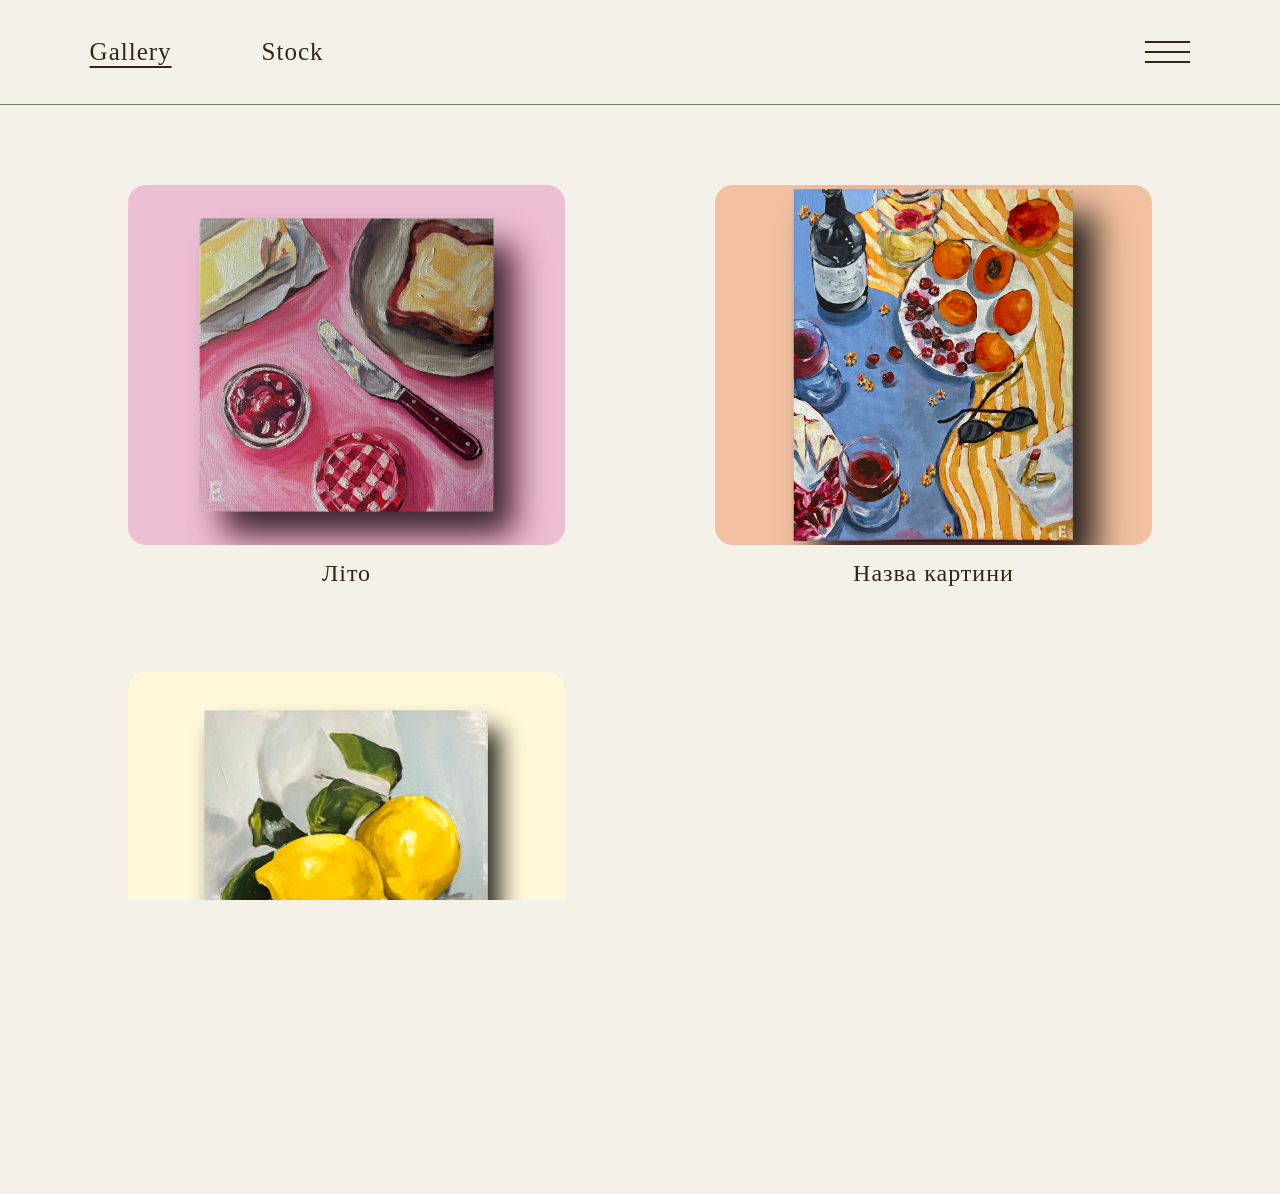
<file: index.html>
<!doctype html>
<html lang="uk">
  <head>
    <meta charset="UTF-8" />
    <meta name="viewport" content="width=device-width, initial-scale=1.0" />

    <title>Art Gallery</title>

    <link rel="stylesheet" href="style.css" />
  </head>

  <body>
    <!-- ВЕРХНЄ МЕНЮ -->
    <header class="header">
      <nav class="navigation">
        <a href="index.html" class="active">Gallery</a>
        <a href="#">Stock</a>
      </nav>

      <div class="menu-button">
        <span></span>
        <span></span>
        <span></span>
      </div>
    </header>

    <!-- ГАЛЕРЕЯ -->
    <main class="gallery">
      <a href="art1.html" class="art-card">
        <img src="images/art1.JPG" alt="Літо" />
        <p>Літо</p>
      </a>

      <a href="art2.html" class="art-card">
        <img src="images/art2.PNG" alt="Картина" />
        <p>Назва картини</p>
      </a>

      <a href="art3.html" class="art-card">
        <img src="images/art3.PNG" alt="Картина" />
        <p>Назва картини</p>
      </a>

      <!-- Потім сюди додамо наступні картини -->
    </main>
  </body>
</html>
</file>
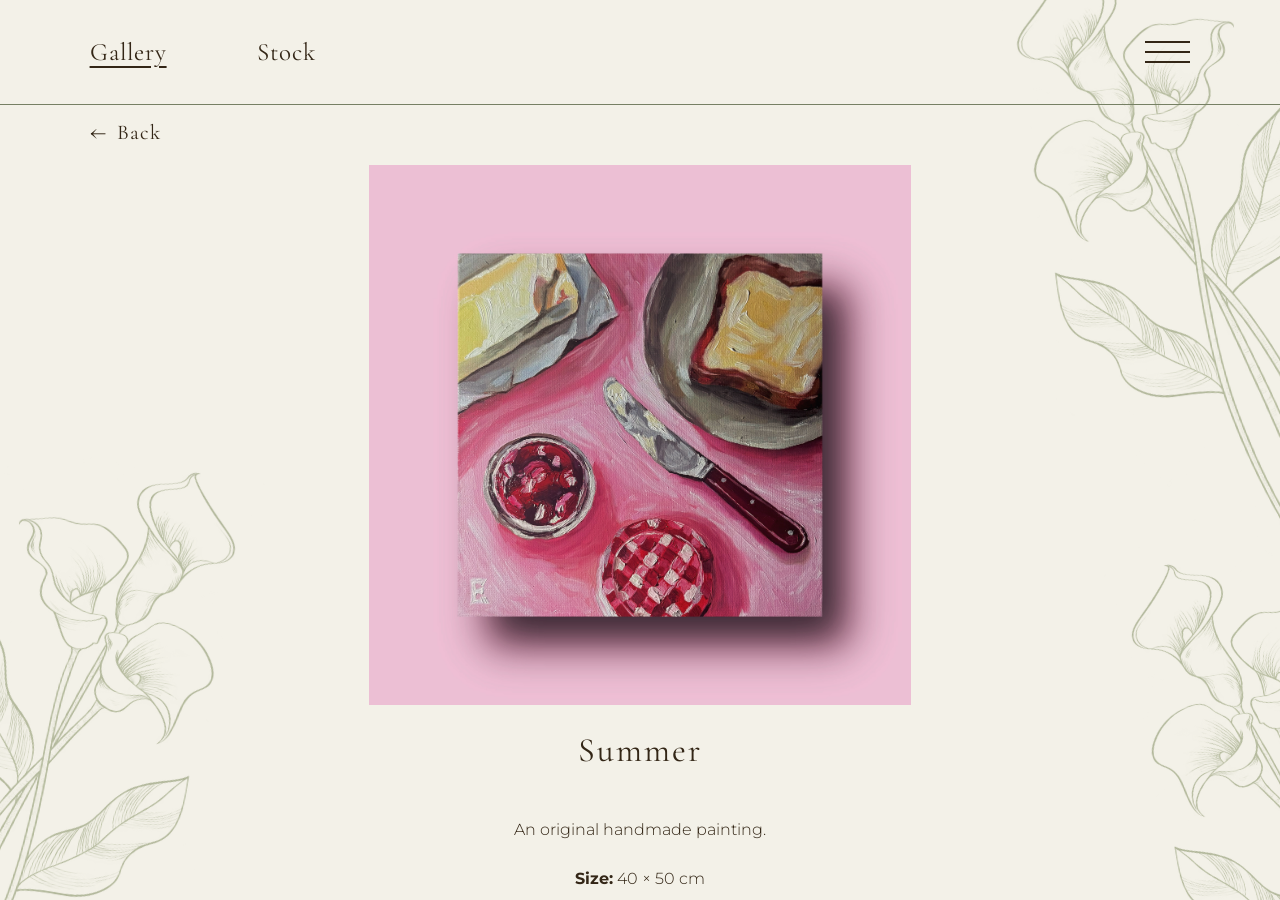
<file: art1.html>
<!doctype html>
<html lang="uk">
  <head>
    <meta charset="UTF-8" />

    <meta name="viewport" content="width=device-width, initial-scale=1.0" />

    <title>Art Gallery</title>

    <link rel="preconnect" href="https://fonts.googleapis.com" />

    <link rel="preconnect" href="https://fonts.gstatic.com" crossorigin />

    <link
      href="https://fonts.googleapis.com/css2?family=Cormorant+Garamond:wght@300;400;500&family=Montserrat:wght@300;400&display=swap"
      rel="stylesheet"
    />

    <link rel="stylesheet" href="style.css" />
  </head>

  <body>
    <!-- КВІТИ НА ФОНІ -->
    <div class="background-flowers">
      <img src="images/flowers.png" class="flower flower-top-right" alt="" />
      <img src="images/flowers.png" class="flower flower-middle-right" alt="" />
      <img src="images/flowers.png" class="flower flower-bottom-left" alt="" />
    </div>
    <!-- ВЕРХНЄ МЕНЮ -->

    <header class="header">
      <nav class="navigation">
        <a href="index.html" class="active" data-lang="gallery">Gallery</a>
        <a href="stock.html" data-lang="stock">Stock</a>
      </nav>

      <!-- БОКОВЕ МЕНЮ -->

      <div class="menu">
        <input type="checkbox" id="menu-toggle" />

        <label for="menu-toggle" class="menu-button">
          <span></span>
          <span></span>
          <span></span>
        </label>

        <div class="side-menu">
          <label for="menu-toggle" class="close-menu"> × </label>

          <p class="menu-title">Author</p>

          <p class="menu-text">Instagram:</p>

          <a href="#" class="instagram"> @your.instagram </a>

          <p class="language-title">Change language</p>

          <div class="languages">
            <button type="button" onclick="changeLanguage('ua')">UA</button>

            <button type="button" onclick="changeLanguage('en')">US</button>
          </div>
        </div>
      </div>
    </header>

    <!-- КНОПКА НАЗАД -->
    <a href="index.html" class="back-button">
      <span>←</span>
      <span data-lang="back">Back</span>
    </a>

    <!-- СТОРІНКА КАРТИНИ -->

    <main class="painting-page">
      <div class="painting-container">
        <img src="images/art1.JPG" alt="Літо" class="painting-image" />

        <h1 class="painting-title" data-lang="art1-title">Літо</h1>

        <div class="painting-description">
          <p data-lang="art1-description">
            Авторська картина, виконана вручну. Робота передає атмосферу теплого
            літнього вечора та спокою.
          </p>

          <p>
            <b data-lang="size">Розмір:</b>
            40 × 50 <span data-lang="cm">cm</span>
          </p>

          <p>
            <b data-lang="materials">Матеріали:</b>
            <span data-lang="art1-materials">полотно, олійні фарби</span>
          </p>

          <p>
            <b data-lang="price">Ціна:</b>
            1200 <span data-lang="currency">UAH</span>
          </p>
        </div>

        <p>
          <b data-lang="year">Рік:</b>
          2026
        </p>
      </div>
    </main>
    <script src="language.js"></script>
  </body>
</html>
</file>
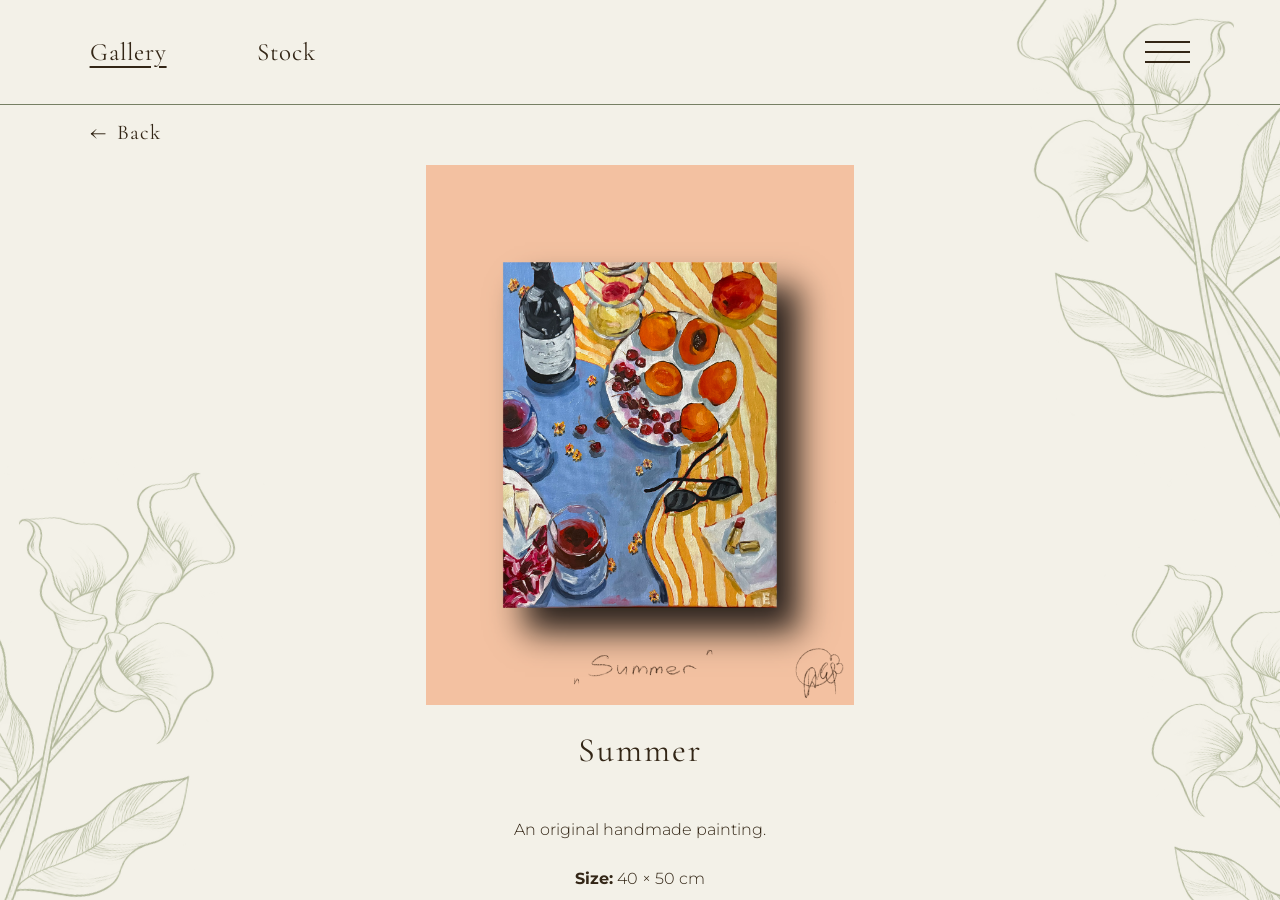
<file: art2.html>
<!doctype html>
<html lang="uk">
  <head>
    <meta charset="UTF-8" />

    <meta name="viewport" content="width=device-width, initial-scale=1.0" />

    <title>Art Gallery</title>

    <link rel="preconnect" href="https://fonts.googleapis.com" />

    <link rel="preconnect" href="https://fonts.gstatic.com" crossorigin />

    <link
      href="https://fonts.googleapis.com/css2?family=Cormorant+Garamond:wght@300;400;500&family=Montserrat:wght@300;400&display=swap"
      rel="stylesheet"
    />

    <link rel="stylesheet" href="style.css" />
  </head>

  <body>
    <!-- КВІТИ НА ФОНІ -->
    <div class="background-flowers">
      <img src="images/flowers.png" class="flower flower-top-right" alt="" />
      <img src="images/flowers.png" class="flower flower-middle-right" alt="" />
      <img src="images/flowers.png" class="flower flower-bottom-left" alt="" />
    </div>
    <!-- ВЕРХНЄ МЕНЮ -->

    <header class="header">
      <nav class="navigation">
        <a href="index.html" class="active" data-lang="gallery">Gallery</a>
        <a href="stock.html" data-lang="stock">Stock</a>
      </nav>

      <!-- БОКОВЕ МЕНЮ -->

      <div class="menu">
        <input type="checkbox" id="menu-toggle" />

        <label for="menu-toggle" class="menu-button">
          <span></span>
          <span></span>
          <span></span>
        </label>

        <div class="side-menu">
          <label for="menu-toggle" class="close-menu"> × </label>

          <p class="menu-title" data-lang="author">Author</p>

          <p class="menu-text" data-lang="instagram">Instagram:</p>

          <a href="#" class="instagram"> @your.instagram </a>

          <p class="language-title" data-lang="language">Change language</p>

          <div class="languages">
            <button type="button" onclick="changeLanguage('ua')">UA</button>

            <button type="button" onclick="changeLanguage('en')">US</button>
          </div>
        </div>
      </div>
    </header>

    <!-- КНОПКА НАЗАД -->
    <a href="index.html" class="back-button">
      <span>←</span>
      <span data-lang="back">Back</span>
    </a>

    <!-- СТОРІНКА КАРТИНИ -->

    <main class="painting-page">
      <div class="painting-container">
        <img src="images/art2.PNG" alt="Літо" class="painting-image" />

        <h1 class="painting-title" data-lang="art2-title">Літо</h1>

        <div class="painting-description">
          <p data-lang="art2-description">
            Авторська картина, виконана вручну. Робота передає атмосферу теплого
            літнього вечора та спокою.
          </p>

          <p>
            <b data-lang="size">Розмір:</b>
            40 × 50 <span data-lang="cm">cm</span>
          </p>

          <p>
            <b data-lang="materials">Матеріали:</b>
            <span data-lang="art1-materials">полотно, олійні фарби</span>
          </p>

          <p>
            <b data-lang="price">Ціна:</b>
            1200 <span data-lang="currency">UAH</span>
          </p>
        </div>

        <p>
          <b data-lang="year">Рік:</b>
          2026
        </p>
      </div>
    </main>
    <script src="language.js"></script>
  </body>
</html>
</file>
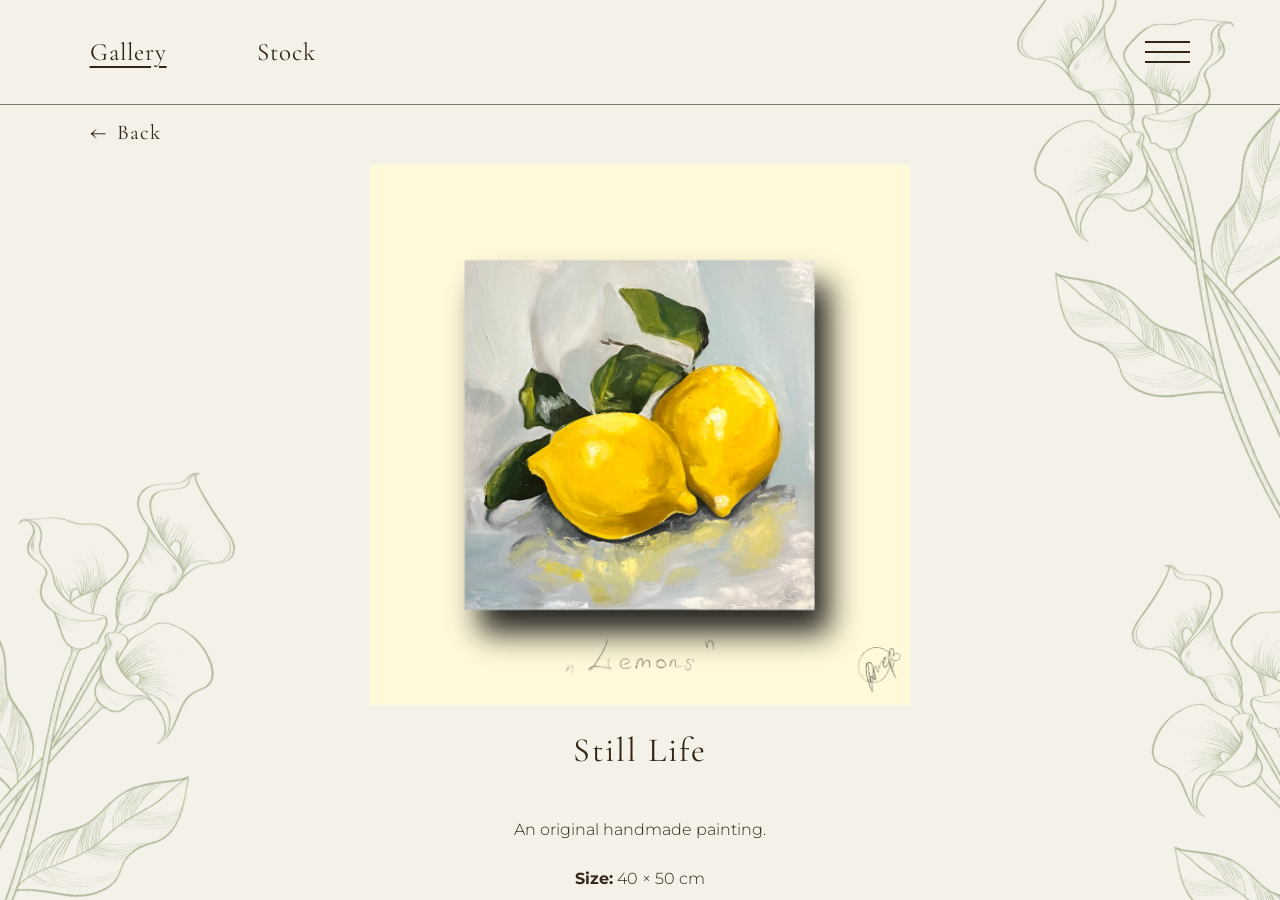
<file: art3.html>
<!doctype html>
<html lang="uk">
  <head>
    <meta charset="UTF-8" />

    <meta name="viewport" content="width=device-width, initial-scale=1.0" />

    <title>Art Gallery</title>

    <link rel="preconnect" href="https://fonts.googleapis.com" />

    <link rel="preconnect" href="https://fonts.gstatic.com" crossorigin />

    <link
      href="https://fonts.googleapis.com/css2?family=Cormorant+Garamond:wght@300;400;500&family=Montserrat:wght@300;400&display=swap"
      rel="stylesheet"
    />

    <link rel="stylesheet" href="style.css" />
  </head>

  <body>
    <!-- КВІТИ НА ФОНІ -->
    <div class="background-flowers">
      <img src="images/flowers.png" class="flower flower-top-right" alt="" />
      <img src="images/flowers.png" class="flower flower-middle-right" alt="" />
      <img src="images/flowers.png" class="flower flower-bottom-left" alt="" />
    </div>
    <!-- ВЕРХНЄ МЕНЮ -->

    <header class="header">
      <nav class="navigation">
        <a href="index.html" class="active" data-lang="gallery">Gallery</a>
        <a href="stock.html" data-lang="stock">Stock</a>
      </nav>

      <!-- БОКОВЕ МЕНЮ -->

      <div class="menu">
        <input type="checkbox" id="menu-toggle" />

        <label for="menu-toggle" class="menu-button">
          <span></span>
          <span></span>
          <span></span>
        </label>

        <div class="side-menu">
          <label for="menu-toggle" class="close-menu"> × </label>

          <p class="menu-title" data-lang="author">Author</p>

          <p class="menu-text" data-lang="instagram">Instagram:</p>

          <a href="#" class="instagram"> @your.instagram </a>

          <p class="language-title" data-lang="language">Change language</p>

          <div class="languages">
            <button type="button" onclick="changeLanguage('ua')">UA</button>

            <button type="button" onclick="changeLanguage('en')">US</button>
          </div>
        </div>
      </div>
    </header>

    <!-- КНОПКА НАЗАД -->
    <a href="index.html" class="back-button">
      <span>←</span>
      <span data-lang="back">Back</span>
    </a>

    <!-- СТОРІНКА КАРТИНИ -->

    <main class="painting-page">
      <div class="painting-container">
        <img src="images/art3.PNG" alt="Літо" class="painting-image" />

        <h1 class="painting-title" data-lang="art3-title">Літо</h1>

        <div class="painting-description">
          <p data-lang="art3-description">
            Авторська картина, виконана вручну. Робота передає атмосферу теплого
            літнього вечора та спокою.
          </p>

          <p>
            <b data-lang="size">Розмір:</b>
            40 × 50 <span data-lang="cm">cm</span>
          </p>

          <p>
            <b data-lang="materials">Матеріали:</b>
            <span data-lang="art1-materials">полотно, олійні фарби</span>
          </p>

          <p>
            <b data-lang="price">Ціна:</b>
            1200 <span data-lang="currency">UAH</span>
          </p>
        </div>

        <p>
          <b data-lang="year">Рік:</b>
          2026
        </p>
      </div>
    </main>
    <script src="language.js"></script>
  </body>
</html>
</file>
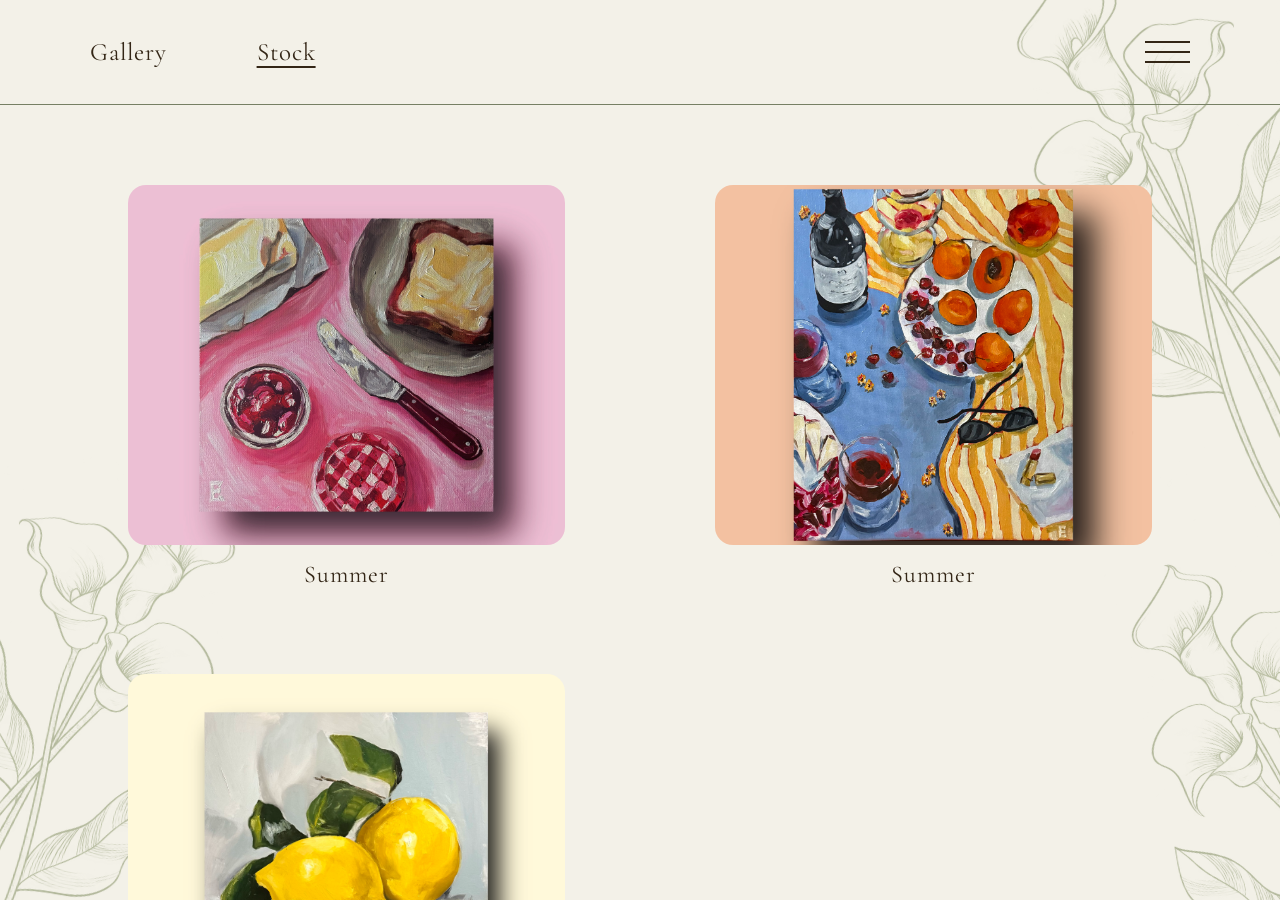
<file: stock.html>
<!doctype html>
<html lang="uk">
  <head>
    <meta charset="UTF-8" />

    <meta name="viewport" content="width=device-width, initial-scale=1.0" />

    <title>Art Gallery</title>

    <!-- ШРИФТИ -->

    <link rel="preconnect" href="https://fonts.googleapis.com" />

    <link rel="preconnect" href="https://fonts.gstatic.com" crossorigin />

    <link
      href="https://fonts.googleapis.com/css2?family=Cormorant+Garamond:wght@300;400;500&family=Montserrat:wght@300;400&display=swap"
      rel="stylesheet"
    />

    <!-- CSS -->

    <link rel="stylesheet" href="style.css" />
  </head>

  <body>
    <!-- ===================================== -->
    <!--        НЕРУХОМІ КВІТИ НА ФОНІ        -->
    <!-- ===================================== -->

    <div class="background-flowers">
      <!-- СПРАВА ЗВЕРХУ -->

      <img src="images/flowers.png" class="flower flower-top-right" alt="" />

      <!-- СПРАВА ЗНИЗУ -->

      <img src="images/flowers.png" class="flower flower-middle-right" alt="" />

      <!-- ЗЛІВА ЗНИЗУ -->

      <img src="images/flowers.png" class="flower flower-bottom-left" alt="" />
    </div>

    <!-- ===================================== -->
    <!--              ШАПКА САЙТУ             -->
    <!-- ===================================== -->

    <header class="header">
      <!-- ОСНОВНЕ МЕНЮ -->

      <nav class="navigation">
        <a href="index.html" data-lang="gallery"> Gallery </a>

        <a href="stock.html" class="active" data-lang="stock"> Stock </a>
      </nav>

      <!-- ================================= -->
      <!--           МЕНЮ ☰                 -->
      <!-- ================================= -->

      <div class="menu">
        <!-- прихований перемикач -->

        <input type="checkbox" id="menu-toggle" />

        <!-- кнопка ☰ -->

        <label for="menu-toggle" class="menu-button">
          <span></span>
          <span></span>
          <span></span>
        </label>

        <!-- БОКОВЕ МЕНЮ -->

        <div class="side-menu">
          <!-- закрити -->

          <label for="menu-toggle" class="close-menu"> × </label>

          <!-- автор -->

          <p class="menu-title" data-lang="author">Author</p>

          <!-- Instagram -->

          <p class="menu-text" data-lang="instagram">Instagram:</p>

          <a href="#" class="instagram"> @ovr.crime </a>

          <!-- мова -->

          <p class="language-title" data-lang="language">Change language</p>

          <div class="languages">
            <button type="button" onclick="changeLanguage('ua')">UA</button>

            <button type="button" onclick="changeLanguage('en')">US</button>
          </div>
        </div>
      </div>
    </header>

    <!-- ===================================== -->
    <!--      ПРОКРУЧУЄТЬСЯ ТІЛЬКИ ГАЛЕРЕЯ    -->
    <!-- ===================================== -->

    <main class="gallery-scroll">
      <div class="gallery">
        <!-- ===== КАРТИНА 1 ===== -->

        <a href="art1.html" class="art-card">
          <img src="images/art1.JPG" alt="Літо" />

          <p data-lang="art1-title">Summer</p>
        </a>

        <!-- ===== КАРТИНА 2 ===== -->

        <a href="art2.html" class="art-card">
          <img src="images/art2.PNG" alt="Назва картини" />

          <p data-lang="art1-title">Summer</p>
        </a>

        <!-- ===== КАРТИНА 3 ===== -->

        <a href="art3.html" class="art-card">
          <img src="images/art3.PNG" alt="Назва картини" />

          <p data-lang="art3-title">Still Life</p>
        </a>

        <!-- =================================
                 НАСТУПНІ КАРТИНИ БУДЕМО
                 ДОДАВАТИ СЮДИ
                 ================================= -->
      </div>
    </main>
    <script src="language.js"></script>
  </body>
</html>
</file>
<file: style.css>
/* ========================================= */
/*              ОСНОВНІ НАЛАШТУВАННЯ        */
/* ========================================= */

* {
  box-sizing: border-box;
}

html,
body {
  margin: 0;

  width: 100%;
  height: 100%;

  overflow: hidden;
}

body {
  background-color: #f3f1e8;

  color: #332616;

  font-family: "Montserrat", sans-serif;
  font-weight: 300;

  position: relative;
}

/* ========================================= */
/*              КВІТИ НА ФОНІ               */
/* ========================================= */

.background-flowers {
  position: fixed;

  top: 0;
  left: 0;

  width: 100%;
  height: 100%;

  overflow: hidden;

  pointer-events: none;

  z-index: 1;
}

.flower {
  position: absolute;

  display: block;

  opacity: 0.48;
}

/* Квітка справа зверху */

.flower-top-right {
  width: 430px;

  top: -70px;
  right: -115px;

  transform: rotate(-8deg);
}

/* Квітка справа знизу */

.flower-middle-right {
  width: 400px;

  right: -210px;
  bottom: -220px;

  transform: rotate(-10deg);
}

/* Квітка зліва знизу */

.flower-bottom-left {
  width: 430px;

  left: -150px;
  bottom: -170px;

  transform: scaleX(-1) rotate(-10deg);
}

/* ========================================= */
/*                  ШАПКА                   */
/* ========================================= */

.header {
  width: 100%;
  height: 105px;

  display: flex;

  align-items: center;
  justify-content: space-between;

  padding: 0 7%;

  border-bottom: 1px solid #768064;

  position: relative;

  /*
       Прозорий фон потрібен для того,
       щоб квіти було видно в області меню.
    */

  background-color: transparent;

  z-index: 100;
}

/* ========================================= */
/*              GALLERY / STOCK             */
/* ========================================= */

.navigation {
  display: flex;

  align-items: center;

  gap: 90px;
}

.navigation a {
  color: #332616;

  text-decoration: none;

  font-family: "Cormorant Garamond", serif;

  font-size: 25px;
  font-weight: 400;

  letter-spacing: 1px;

  transition: opacity 0.2s ease;
}

.navigation a:hover {
  opacity: 0.6;
}

/* Підкреслення активної сторінки */

.navigation .active {
  text-decoration: underline;

  text-underline-offset: 6px;
}

/* ========================================= */
/*                 КНОПКА ☰                 */
/* ========================================= */

.menu {
  position: relative;

  z-index: 10000;
}

/* checkbox нам не потрібно бачити */

#menu-toggle {
  display: none;
}

/* три лінії */

.menu-button {
  width: 45px;

  display: flex;

  flex-direction: column;

  gap: 8px;

  cursor: pointer;

  position: relative;

  z-index: 10001;
}

.menu-button span {
  display: block;

  width: 100%;
  height: 2px;

  background-color: #332616;
}

/* ========================================= */
/*              БОКОВЕ МЕНЮ                 */
/* ========================================= */

.side-menu {
  position: fixed;

  top: 0;

  /*
       Поки меню закрите —
       воно знаходиться за екраном.
    */

  right: -360px;

  width: 300px;
  height: 100vh;

  padding: 100px 35px 40px;

  /*
       Напівпрозорий оливковий фон.
    */

  background-color: rgba(84, 81, 54, 0.78);

  /*
       Те, що знаходиться за меню,
       трохи розмивається.
    */

  backdrop-filter: blur(4px);
  -webkit-backdrop-filter: blur(4px);

  color: #f5f1e8;

  text-align: center;

  /*
       Найвищий шар сайту.
    */

  z-index: 99999;

  transition: right 0.4s ease;

  overflow-y: auto;
}

/* ВІДКРИТЕ МЕНЮ */

#menu-toggle:checked ~ .side-menu {
  right: 0;
}

/* ========================================= */
/*             ХРЕСТИК ×                    */
/* ========================================= */

.close-menu {
  position: absolute;

  top: 25px;
  right: 30px;

  font-family: "Montserrat", sans-serif;

  font-size: 35px;
  font-weight: 200;

  color: #ffffff;

  cursor: pointer;
}

/* ========================================= */
/*                AUTHOR                    */
/* ========================================= */

.menu-title {
  margin: 0 0 35px;

  font-family: "Cormorant Garamond", serif;

  font-size: 34px;
  font-weight: 400;

  letter-spacing: 1px;
}

/* Instagram */

.menu-text {
  margin: 0 0 8px;

  font-family: "Montserrat", sans-serif;

  font-size: 15px;
  font-weight: 300;
}

.instagram {
  color: #ffffff;

  text-decoration: none;

  font-family: "Cormorant Garamond", serif;

  font-size: 23px;
  font-weight: 400;
}

.instagram:hover {
  text-decoration: underline;
}

/* ========================================= */
/*                 МОВА                     */
/* ========================================= */

.language-title {
  margin-top: 55px;
  margin-bottom: 15px;

  font-family: "Cormorant Garamond", serif;

  font-size: 24px;
  font-weight: 400;
}

.languages {
  display: flex;

  align-items: center;
  justify-content: center;

  gap: 20px;
}

.languages button {
  border: none;
  background: none;

  padding: 0;

  color: #ffffff;

  font-family: "Montserrat", sans-serif;
  font-size: 20px;
  font-weight: 300;

  cursor: pointer;

  transition:
    transform 0.2s ease,
    opacity 0.2s ease;
}

.languages button:hover {
  transform: scale(1.12);
  opacity: 0.7;
}

.languages a:hover {
  transform: scale(1.12);
}

/* ========================================= */
/*        ОБЛАСТЬ ПРОКРУТКИ ГАЛЕРЕЇ         */
/* ========================================= */

.gallery-scroll {
  position: relative;

  /*
       Висота екрана мінус висота шапки.
    */

  height: calc(100vh - 105px);

  overflow-y: auto;
  overflow-x: hidden;

  z-index: 2;

  /*
       Плавна прокрутка.
    */

  scroll-behavior: smooth;

  /*
       Firefox — ховаємо scrollbar.
    */

  scrollbar-width: none;
}

/* Chrome / Edge / Safari */

.gallery-scroll::-webkit-scrollbar {
  display: none;
}

/* ========================================= */
/*                  ГАЛЕРЕЯ                 */
/* ========================================= */

.gallery {
  width: 80%;

  max-width: 1050px;

  margin: 0 auto;

  padding: 80px 0 120px;

  display: grid;

  grid-template-columns: repeat(2, minmax(0, 1fr));

  column-gap: 150px;
  row-gap: 85px;

  position: relative;

  z-index: 2;
}

/* ========================================= */
/*               КАРТКА КАРТИНИ             */
/* ========================================= */

.art-card {
  display: block;

  min-width: 0;

  color: #332616;

  text-decoration: none;

  text-align: center;

  position: relative;
}

/* Фото */

.art-card img {
  display: block;

  width: 100%;
  height: 360px;

  object-fit: cover;

  border-radius: 18px;

  transition:
    transform 0.3s ease,
    opacity 0.3s ease;
}

/* Наведення */

.art-card:hover img {
  transform: scale(1.015);
}

/* Назва картини */

.art-card p {
  margin: 15px 0 0;

  font-family: "Cormorant Garamond", serif;

  font-size: 24px;
  font-weight: 400;

  letter-spacing: 1px;
}

/* ========================================= */
/*          СТОРІНКА ОКРЕМОЇ КАРТИНИ        */
/* ========================================= */

.painting-page {
  position: relative;

  height: calc(100vh - 105px);

  overflow-y: auto;
  overflow-x: hidden;

  padding: 70px 20px 120px;

  z-index: 2;

  scrollbar-width: none;
}

.painting-page::-webkit-scrollbar {
  display: none;
}

/* Центральний блок */

.painting-container {
  position: relative;

  width: 70%;
  max-width: 800px;

  margin: 0 auto;

  text-align: center;

  z-index: 2;
}

/* Велике фото */

.painting-image {
  display: block;

  width: 100%;
  max-height: 70vh;

  object-fit: contain;

  margin: 0 auto;

  border-radius: 18px;
}

/* Назва */

.painting-title {
  margin: 25px 0 40px;

  font-family: "Cormorant Garamond", serif;

  font-size: 34px;
  font-weight: 400;

  letter-spacing: 2px;
}

/* Опис */

.painting-description {
  width: 80%;

  max-width: 600px;

  margin: 0 auto;

  font-family: "Montserrat", sans-serif;

  font-size: 16px;
  font-weight: 300;

  line-height: 1.8;
}

.painting-description p {
  margin: 17px 0;
}

/* Рік */

.painting-year {
  margin-top: 55px;

  font-family: "Cormorant Garamond", serif;

  font-size: 25px;
  font-weight: 400;

  letter-spacing: 2px;
}

/* =========================================
   ОДНАКОВИЙ ВИГЛЯД УСІХ СТОРІНОК КАРТИН
========================================= */

.painting-page {
  height: calc(100vh - 105px);

  overflow-y: auto;
  overflow-x: hidden;

  padding: 60px 20px 100px;

  position: relative;
  z-index: 2;

  scrollbar-width: none;
}

.painting-page::-webkit-scrollbar {
  display: none;
}

.painting-container {
  width: 100%;
  max-width: 800px;

  margin: 0 auto;

  text-align: center;
}

/* САМА КАРТИНА */

.painting-image {
  display: block;

  width: auto;
  max-width: 650px;

  height: auto;
  max-height: 540px;

  margin: 0 auto;

  object-fit: contain;

  border-radius: 0;
}

/* НАЗВА */

.painting-title {
  margin: 25px 0 45px;

  font-family: "Cormorant Garamond", serif;

  font-size: 34px;
  font-weight: 400;

  letter-spacing: 2px;
}

/* ОПИС */

.painting-description {
  width: 100%;
  max-width: 650px;

  margin: 0 auto;

  font-family: "Montserrat", sans-serif;

  font-size: 16px;
  font-weight: 300;

  line-height: 1.8;

  text-align: center;
}

.painting-description p {
  margin: 20px 0;
}

/* РІК */

.painting-year {
  margin-top: 50px;

  font-family: "Cormorant Garamond", serif;

  font-size: 23px;
  font-weight: 400;

  letter-spacing: 2px;
} /* =========================================
   ОДНАКОВИЙ ВИГЛЯД УСІХ СТОРІНОК КАРТИН
========================================= */

.painting-page {
  height: calc(100vh - 105px);

  overflow-y: auto;
  overflow-x: hidden;

  padding: 60px 20px 100px;

  position: relative;
  z-index: 2;

  scrollbar-width: none;
}

.painting-page::-webkit-scrollbar {
  display: none;
}

.painting-container {
  width: 100%;
  max-width: 800px;

  margin: 0 auto;

  text-align: center;
}

/* САМА КАРТИНА */

.painting-image {
  display: block;

  width: auto;
  max-width: 650px;

  height: auto;
  max-height: 540px;

  margin: 0 auto;

  object-fit: contain;

  border-radius: 0;
}

/* НАЗВА */

.painting-title {
  margin: 25px 0 45px;

  font-family: "Cormorant Garamond", serif;

  font-size: 34px;
  font-weight: 400;

  letter-spacing: 2px;
}

/* ОПИС */

.painting-description {
  width: 100%;
  max-width: 650px;

  margin: 0 auto;

  font-family: "Montserrat", sans-serif;

  font-size: 16px;
  font-weight: 300;

  line-height: 1.8;

  text-align: center;
}

.painting-description p {
  margin: 20px 0;
}

/* РІК */

.painting-year {
  margin-top: 50px;

  font-family: "Cormorant Garamond", serif;

  font-size: 23px;
  font-weight: 400;

  letter-spacing: 2px;
}

/* Кнопка Back */
.back-button {
  position: fixed;
  top: 120px;
  left: 7%;

  display: inline-flex;
  align-items: center;
  gap: 10px;

  color: #332616;
  text-decoration: none;

  font-family: "Cormorant Garamond", serif;
  font-size: 21px;
  font-weight: 400;
  letter-spacing: 1px;

  z-index: 50;

  transition: opacity 0.2s ease;
}

.back-button span:first-child {
  font-size: 25px;
  line-height: 1;
}

.back-button:hover {
  color: #332616;
  opacity: 0.6;
}

.back-button:hover span:first-child {
  transform: translateX(-4px);
}

/* ========================================= */
/*                 ТЕЛЕФОН                  */
/* ========================================= */

@media (max-width: 650px) {
  /* ---------- ШАПКА ---------- */

  .header {
    height: 75px;

    padding: 0 20px;
  }

  /* Gallery / Stock */

  .navigation {
    gap: 30px;
  }

  .navigation a {
    font-size: 18px;
  }

  /* ---------- ☰ ---------- */

  .menu-button {
    width: 32px;

    gap: 6px;
  }

  .menu-button span {
    height: 1.5px;
  }

  /* ---------- БОКОВЕ МЕНЮ ---------- */

  .side-menu {
    width: 70%;
    max-width: 280px;

    right: -100%;

    padding: 90px 25px 30px;
  }

  #menu-toggle:checked ~ .side-menu {
    right: 0;
  }

  .menu-title {
    font-size: 29px;
  }

  .instagram {
    font-size: 21px;
  }

  .language-title {
    font-size: 21px;

    margin-top: 45px;
  }

  /* ---------- ГАЛЕРЕЯ ---------- */

  .gallery-scroll {
    height: calc(100vh - 75px);
  }

  .gallery {
    width: 88%;

    padding: 45px 0 90px;

    grid-template-columns: repeat(2, minmax(0, 1fr));

    column-gap: 25px;
    row-gap: 50px;
  }

  /* Фото */

  .art-card img {
    height: 210px;

    border-radius: 12px;
  }

  .art-card p {
    margin-top: 10px;

    font-size: 17px;
  }

  /* ---------- КВІТИ ---------- */

  .flower-top-right {
    width: 240px;

    top: -20px;
    right: -105px;
  }

  .flower-middle-right {
    width: 250px;

    right: -140px;
    bottom: -90px;
  }

  .flower-bottom-left {
    width: 260px;

    left: -145px;
    bottom: -100px;
  }

  /* ---------- СТОРІНКА КАРТИНИ ---------- */

  .painting-page {
    height: calc(100vh - 75px);

    padding: 40px 15px 90px;
  }

  .painting-container {
    width: 100%;
  }

  .painting-image {
    width: 100%;

    max-height: 65vh;

    border-radius: 12px;
  }

  .painting-title {
    margin: 20px 0 30px;

    font-size: 28px;
  }

  .painting-description {
    width: 90%;

    font-size: 14px;

    line-height: 1.7;
  }

  .painting-year {
    margin-top: 40px;

    font-size: 22px;
  }
}
</file>
